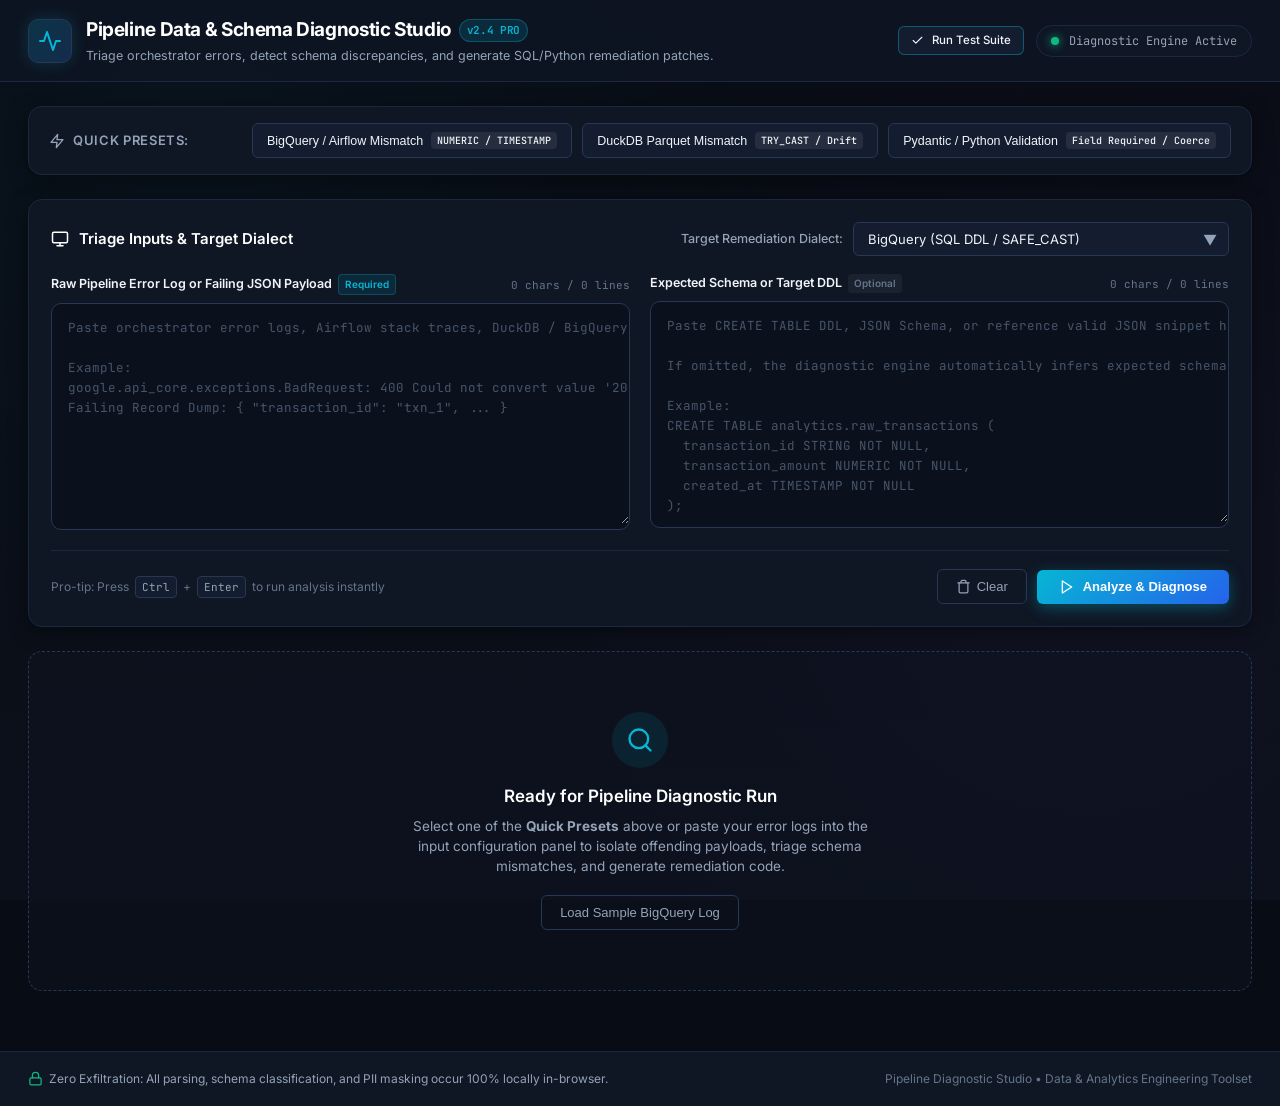
<file: index.html>
<!DOCTYPE html>
<html lang="en">
<head>
  <meta charset="UTF-8">
  <meta name="viewport" content="width=device-width, initial-scale=1.0">
  <title>Pipeline Data & Schema Diagnostic Studio</title>
  <meta name="description" content="Triage orchestrator errors, detect schema discrepancies, and generate SQL/Python remediation patches with automatic PII masking.">
  
  <!-- Fonts -->
  <link rel="preconnect" href="https://fonts.googleapis.com">
  <link rel="preconnect" href="https://fonts.gstatic.com" crossorigin>
  <link href="https://fonts.googleapis.com/css2?family=Inter:wght@400;500;600;700&family=JetBrains+Mono:wght@400;500;600;700&display=swap" rel="stylesheet">
  
  <link rel="stylesheet" href="styles.css">
</head>
<body>

  <!-- Application Header -->
  <header class="header-container">
    <div class="header-inner">
      <div class="brand-wrapper">
        <div class="brand-icon" aria-hidden="true">
          <svg width="24" height="24" viewBox="0 0 24 24" fill="none" stroke="currentColor" stroke-width="2" stroke-linecap="round" stroke-linejoin="round">
            <polyline points="22 12 18 12 15 21 9 3 6 12 2 12"></polyline>
          </svg>
        </div>
        <div class="title-group">
          <h1>
            Pipeline Data &amp; Schema Diagnostic Studio
            <span class="version-tag">v2.4 PRO</span>
          </h1>
          <p>Triage orchestrator errors, detect schema discrepancies, and generate SQL/Python remediation patches.</p>
        </div>
      </div>
      <div style="display: flex; align-items: center; gap: 12px;">
        <a href="test.html" class="preset-btn" style="padding: 5px 12px; font-size: 11.5px; text-decoration: none; border-color: rgba(6, 182, 212, 0.4);" title="Open automated unit & integration test runner">
          <svg width="13" height="13" viewBox="0 0 24 24" fill="none" stroke="currentColor" stroke-width="2" stroke-linecap="round" stroke-linejoin="round">
            <polyline points="20 6 9 17 4 12"></polyline>
          </svg>
          <span>Run Test Suite</span>
        </a>
        <div class="header-status">
          <span class="status-dot"></span>
          <span>Diagnostic Engine Active</span>
        </div>
      </div>
    </div>
  </header>

  <!-- Main Content Wrapper -->
  <main class="main-wrapper">

    <!-- 1. Quick Presets Section -->
    <section class="presets-section" aria-label="Quick Presets">
      <div class="presets-label">
        <svg width="16" height="16" viewBox="0 0 24 24" fill="none" stroke="currentColor" stroke-width="2" stroke-linecap="round" stroke-linejoin="round">
          <polygon points="13 2 3 14 12 14 11 22 21 10 12 10 13 2"></polygon>
        </svg>
        <span>Quick Presets:</span>
      </div>
      <div class="presets-buttons">
        <button type="button" class="preset-btn" id="preset-bigquery" title="Airflow task with BigQuery Timestamp & Numeric type conversion failure">
          <span>BigQuery / Airflow Mismatch</span>
          <span class="preset-badge">NUMERIC / TIMESTAMP</span>
        </button>
        <button type="button" class="preset-btn" id="preset-duckdb" title="DuckDB ConversionException and Parquet schema drift">
          <span>DuckDB Parquet Mismatch</span>
          <span class="preset-badge">TRY_CAST / Drift</span>
        </button>
        <button type="button" class="preset-btn" id="preset-pydantic" title="Pydantic v2 ValidationError with missing keys and type coercion">
          <span>Pydantic / Python Validation</span>
          <span class="preset-badge">Field Required / Coerce</span>
        </button>
      </div>
    </section>

    <!-- 2. Input Configuration Panel -->
    <section class="panel-card" aria-label="Diagnostic Configuration">
      <div class="panel-header">
        <div class="panel-title">
          <svg width="18" height="18" viewBox="0 0 24 24" fill="none" stroke="currentColor" stroke-width="2" stroke-linecap="round" stroke-linejoin="round">
            <rect x="2" y="3" width="20" height="14" rx="2" ry="2"></rect>
            <line x1="8" y1="21" x2="16" y2="21"></line>
            <line x1="12" y1="17" x2="12" y2="21"></line>
          </svg>
          <span>Triage Inputs &amp; Target Dialect</span>
        </div>

        <div class="dialect-selector-group">
          <label for="target-dialect" class="dialect-label">Target Remediation Dialect:</label>
          <div class="select-wrapper">
            <select id="target-dialect" class="custom-select">
              <option value="bigquery">BigQuery (SQL DDL / SAFE_CAST)</option>
              <option value="duckdb">DuckDB (TRY_CAST / Parquet Ingestion)</option>
              <option value="pydantic">Python / Pydantic (Field Validators / Dict Sanitization)</option>
            </select>
            <div class="select-caret">▼</div>
          </div>
        </div>
      </div>

      <!-- Dual Input Grid -->
      <div class="input-grid">
        <!-- Input 1: Raw Error Log or Payload (Required) -->
        <div class="input-column">
          <div class="input-label-row">
            <label for="raw-log-input" class="input-label">
              <span>Raw Pipeline Error Log or Failing JSON Payload</span>
              <span class="input-tag-req">Required</span>
            </label>
            <span class="char-counter" id="log-counter">0 chars / 0 lines</span>
          </div>
          <div class="textarea-container">
            <textarea
              id="raw-log-input"
              class="code-textarea"
              spellcheck="false"
              placeholder="Paste orchestrator error logs, Airflow stack traces, DuckDB / BigQuery exception dumps, or raw failing JSON payload here...&#10;&#10;Example:&#10;google.api_core.exceptions.BadRequest: 400 Could not convert value '2024-02-30T14:00:00Z' to TIMESTAMP for column 'created_at'&#10;Failing Record Dump: { &quot;transaction_id&quot;: &quot;txn_1&quot;, ... }"
            ></textarea>
          </div>
        </div>

        <!-- Input 2: Expected Schema or DDL (Optional) -->
        <div class="input-column">
          <div class="input-label-row">
            <label for="expected-schema-input" class="input-label">
              <span>Expected Schema or Target DDL</span>
              <span class="input-tag-opt">Optional</span>
            </label>
            <span class="char-counter" id="schema-counter">0 chars / 0 lines</span>
          </div>
          <div class="textarea-container">
            <textarea
              id="expected-schema-input"
              class="code-textarea"
              spellcheck="false"
              placeholder="Paste CREATE TABLE DDL, JSON Schema, or reference valid JSON snippet here...&#10;&#10;If omitted, the diagnostic engine automatically infers expected schema from log statements and column hints.&#10;&#10;Example:&#10;CREATE TABLE analytics.raw_transactions (&#10;  transaction_id STRING NOT NULL,&#10;  transaction_amount NUMERIC NOT NULL,&#10;  created_at TIMESTAMP NOT NULL&#10;);"
            ></textarea>
          </div>
        </div>
      </div>

      <!-- Action Buttons -->
      <div class="actions-row">
        <div class="shortcut-tip">
          <span>Pro-tip: Press</span>
          <kbd class="kbd">Ctrl</kbd> + <kbd class="kbd">Enter</kbd>
          <span>to run analysis instantly</span>
        </div>
        <div class="actions-buttons">
          <button type="button" class="btn-secondary" id="clear-btn">
            <svg width="15" height="15" viewBox="0 0 24 24" fill="none" stroke="currentColor" stroke-width="2" stroke-linecap="round" stroke-linejoin="round">
              <polyline points="3 6 5 6 21 6"></polyline>
              <path d="M19 6v14a2 2 0 0 1-2 2H7a2 2 0 0 1-2-2V6m3 0V4a2 2 0 0 1 2-2h4a2 2 0 0 1 2 2v2"></path>
            </svg>
            <span>Clear</span>
          </button>
          <button type="button" class="btn-primary" id="analyze-btn">
            <svg width="16" height="16" viewBox="0 0 24 24" fill="none" stroke="currentColor" stroke-width="2" stroke-linecap="round" stroke-linejoin="round">
              <polygon points="5 3 19 12 5 21 5 3"></polygon>
            </svg>
            <span>Analyze &amp; Diagnose</span>
          </button>
        </div>
      </div>
    </section>

    <!-- Empty State Guidance (Shown before analysis runs) -->
    <div class="empty-state" id="empty-state-card">
      <div class="empty-icon">
        <svg width="28" height="28" viewBox="0 0 24 24" fill="none" stroke="currentColor" stroke-width="2" stroke-linecap="round" stroke-linejoin="round">
          <circle cx="11" cy="11" r="8"></circle>
          <line x1="21" y1="21" x2="16.65" y2="16.65"></line>
        </svg>
      </div>
      <h3>Ready for Pipeline Diagnostic Run</h3>
      <p>Select one of the <strong>Quick Presets</strong> above or paste your error logs into the input configuration panel to isolate offending payloads, triage schema mismatches, and generate remediation code.</p>
      <button type="button" class="btn-secondary" id="load-sample-btn" style="margin: 0 auto;">
        Load Sample BigQuery Log
      </button>
    </div>

    <!-- 4. Output Presentation Section (Populated when analysis runs) -->
    <section class="results-wrapper" id="results-section" style="display: none;" aria-label="Diagnostic Results">

      <!-- Output Card 1: Root-Cause Triage Banner -->
      <article class="triage-banner" id="triage-banner-card">
        <div class="banner-top-row">
          <div class="status-badge-group">
            <span class="triage-badge badge-mismatch" id="triage-status-badge">
              <svg width="14" height="14" viewBox="0 0 24 24" fill="none" stroke="currentColor" stroke-width="2" stroke-linecap="round" stroke-linejoin="round">
                <circle cx="12" cy="12" r="10"></circle>
                <line x1="12" y1="8" x2="12" y2="12"></line>
                <line x1="12" y1="16" x2="12.01" y2="16"></line>
              </svg>
              <span id="badge-status-text">Schema Mismatch Detected</span>
            </span>
          </div>
          <div class="chips-container" id="metadata-chips-container">
            <!-- Chips dynamically generated -->
          </div>
        </div>

        <div class="banner-summary-text" id="root-cause-summary">
          <!-- Plain English root-cause explanation -->
        </div>

        <!-- Optional DevOps Remediation Box for Infra Failures -->
        <div class="infra-remediation-box" id="infra-remediation-container" style="display: none;">
          <div class="infra-remediation-title">
            <svg width="16" height="16" viewBox="0 0 24 24" fill="none" stroke="currentColor" stroke-width="2" stroke-linecap="round" stroke-linejoin="round">
              <rect x="2" y="2" width="20" height="8" rx="2" ry="2"></rect>
              <rect x="2" y="14" width="20" height="8" rx="2" ry="2"></rect>
              <line x1="6" y1="6" x2="6.01" y2="6"></line>
              <line x1="6" y1="18" x2="6.01" y2="18"></line>
            </svg>
            <span>Actionable Infrastructure Remediation Plan:</span>
          </div>
          <ol class="infra-steps-list" id="infra-steps-list">
            <!-- Step items -->
          </ol>
        </div>
      </article>

      <!-- Output Card 2: Schema Diff Table -->
      <article class="output-card" id="schema-diff-card">
        <div class="output-card-header">
          <div class="output-card-title">
            <svg width="18" height="18" viewBox="0 0 24 24" fill="none" stroke="currentColor" stroke-width="2" stroke-linecap="round" stroke-linejoin="round">
              <line x1="18" y1="20" x2="18" y2="10"></line>
              <line x1="12" y1="20" x2="12" y2="4"></line>
              <line x1="6" y1="20" x2="6" y2="14"></line>
            </svg>
            <span>Schema Discrepancy Breakdown</span>
            <span class="count-pill" id="diff-count-pill">0 Issues</span>
          </div>
          <span style="font-size: 11.5px; color: var(--text-dim); font-family: var(--font-mono);">
            PII Masking Active: [REDACTED_*]
          </span>
        </div>

        <div class="table-responsive">
          <table class="diff-table">
            <thead>
              <tr>
                <th>Field Path</th>
                <th>Expected Type</th>
                <th>Observed Value / Received Type</th>
                <th>Issue Category</th>
                <th>Action Needed</th>
              </tr>
            </thead>
            <tbody id="diff-table-body">
              <!-- Dynamically populated rows -->
            </tbody>
          </table>
        </div>
      </article>

      <!-- Dual Column Layout: Remediation Code + Sanitized Payload -->
      <div class="code-cards-grid">
        <!-- Output Card 3: Remediation Code Generator -->
        <article class="output-card">
          <div class="code-box-header">
            <div class="code-box-title">
              <svg width="16" height="16" viewBox="0 0 24 24" fill="none" stroke="currentColor" stroke-width="2" stroke-linecap="round" stroke-linejoin="round">
                <polyline points="16 18 22 12 16 6"></polyline>
                <polyline points="8 6 2 12 8 18"></polyline>
              </svg>
              <span>Remediation Code Patch</span>
              <span class="count-pill" id="remediation-dialect-pill">BigQuery SQL</span>
            </div>
            <button type="button" class="copy-btn" id="copy-code-btn">
              <svg width="13" height="13" viewBox="0 0 24 24" fill="none" stroke="currentColor" stroke-width="2" stroke-linecap="round" stroke-linejoin="round">
                <rect x="9" y="9" width="13" height="13" rx="2" ry="2"></rect>
                <path d="M5 15H4a2 2 0 0 1-2-2V4a2 2 0 0 1 2-2h9a2 2 0 0 1 2 2v1"></path>
              </svg>
              <span>Copy Code</span>
            </button>
          </div>
          <pre class="code-pre"><code id="remediation-code-block">-- Awaiting analysis...</code></pre>
        </article>

        <!-- Output Card 4: Sanitized Payload Exporter -->
        <article class="output-card">
          <div class="code-box-header">
            <div class="code-box-title">
              <svg width="16" height="16" viewBox="0 0 24 24" fill="none" stroke="currentColor" stroke-width="2" stroke-linecap="round" stroke-linejoin="round">
                <path d="M12 22s8-4 8-10V5l-8-3-8 3v7c0 6 8 10 8 10z"></path>
              </svg>
              <span>Sanitized Payload (Repaired &amp; Redacted)</span>
            </div>
            <div style="display: flex; gap: 8px;">
              <button type="button" class="copy-btn" id="download-json-btn">
                <svg width="13" height="13" viewBox="0 0 24 24" fill="none" stroke="currentColor" stroke-width="2" stroke-linecap="round" stroke-linejoin="round">
                  <path d="M21 15v4a2 2 0 0 1-2 2H5a2 2 0 0 1-2-2v-4"></path>
                  <polyline points="7 10 12 15 17 10"></polyline>
                  <line x1="12" y1="15" x2="12" y2="3"></line>
                </svg>
                <span>Download</span>
              </button>
              <button type="button" class="copy-btn" id="copy-json-btn">
                <svg width="13" height="13" viewBox="0 0 24 24" fill="none" stroke="currentColor" stroke-width="2" stroke-linecap="round" stroke-linejoin="round">
                  <rect x="9" y="9" width="13" height="13" rx="2" ry="2"></rect>
                  <path d="M5 15H4a2 2 0 0 1-2-2V4a2 2 0 0 1 2-2h9a2 2 0 0 1 2 2v1"></path>
                </svg>
                <span>Copy JSON</span>
              </button>
            </div>
          </div>
          <pre class="code-pre"><code id="sanitized-json-block">// Awaiting analysis...</code></pre>
        </article>
      </div>

    </section>

  </main>

  <!-- Toast Notifications Container -->
  <aside class="toast-container" id="toast-container" aria-live="polite"></aside>

  <!-- Footer -->
  <footer class="footer-container">
    <div class="footer-inner">
      <div class="footer-security-note">
        <svg width="15" height="15" viewBox="0 0 24 24" fill="none" stroke="currentColor" stroke-width="2" stroke-linecap="round" stroke-linejoin="round">
          <rect x="3" y="11" width="18" height="11" rx="2" ry="2"></rect>
          <path d="M7 11V7a5 5 0 0 1 10 0v4"></path>
        </svg>
        <span>Zero Exfiltration: All parsing, schema classification, and PII masking occur 100% locally in-browser.</span>
      </div>
      <div>Pipeline Diagnostic Studio &bull; Data &amp; Analytics Engineering Toolset</div>
    </div>
  </footer>

  <!-- Main JavaScript App -->
  <script type="module" src="app.js"></script>
</body>
</html>
</file>
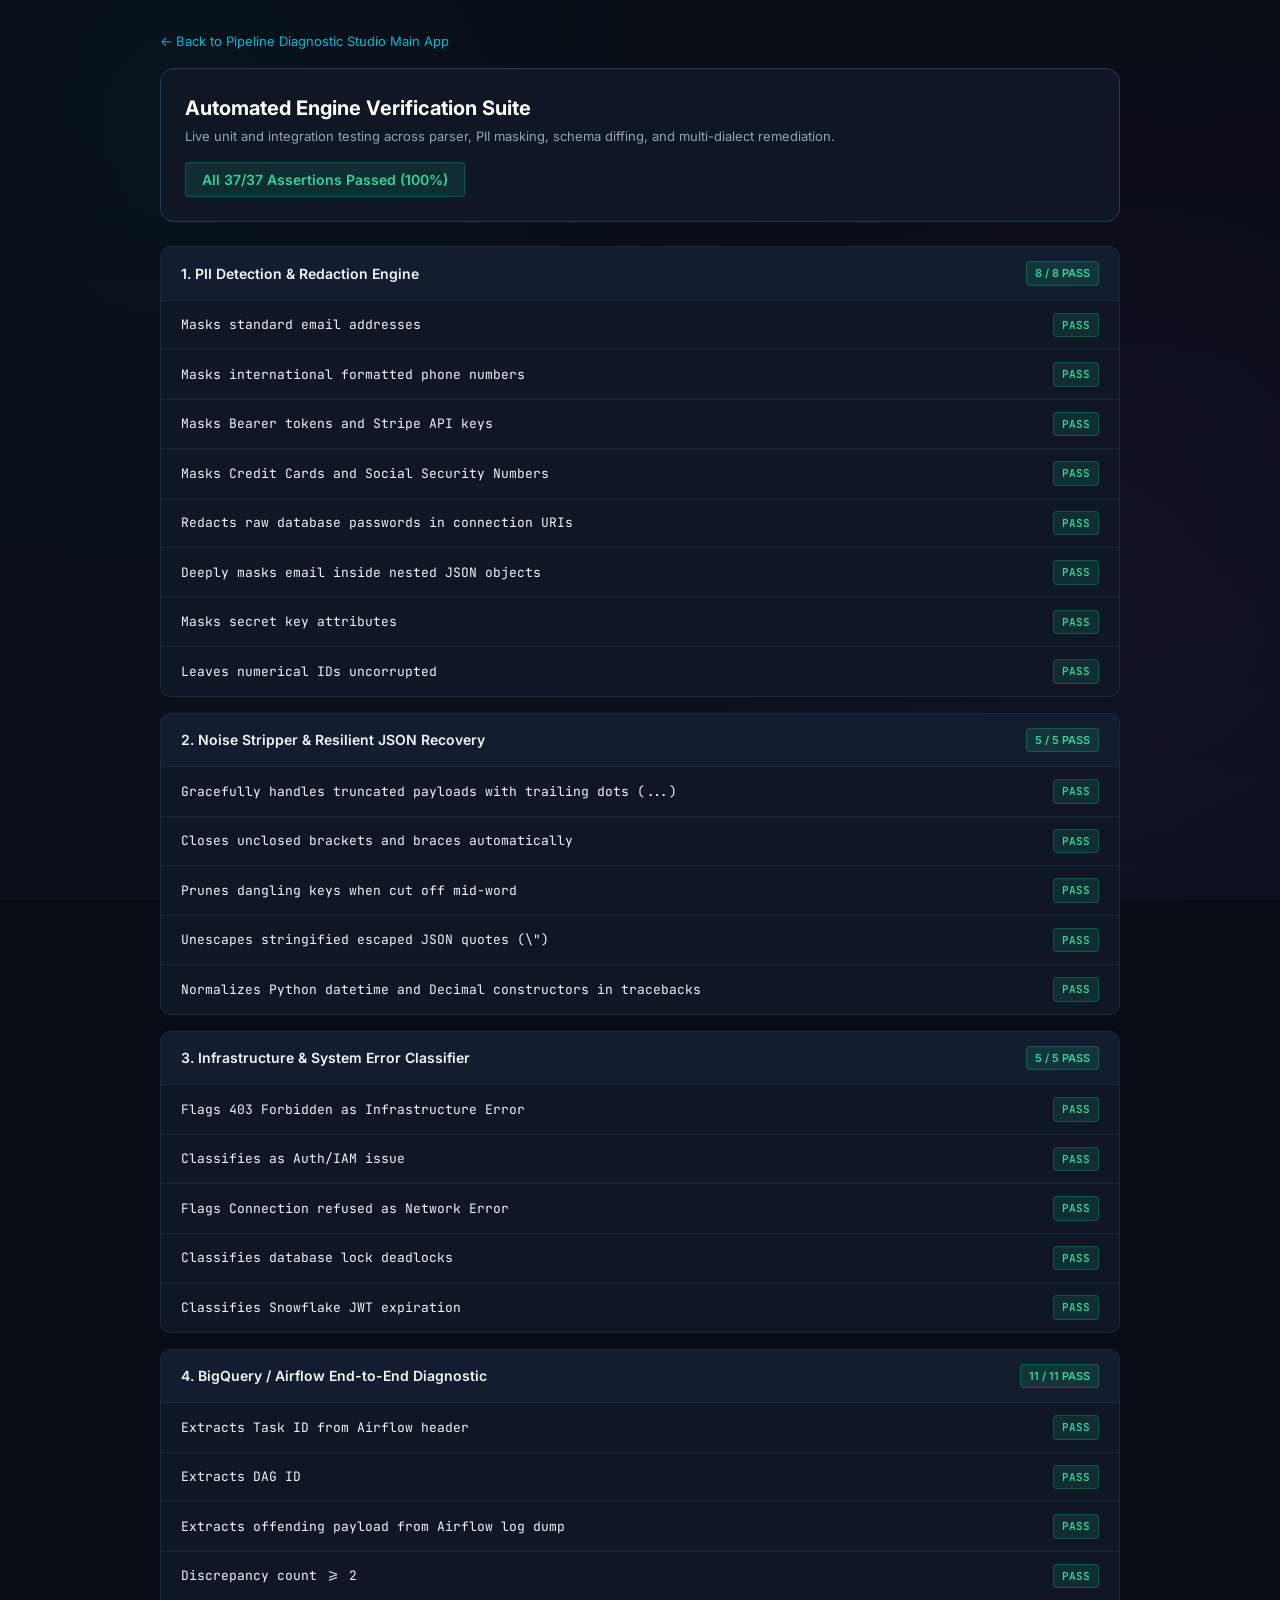
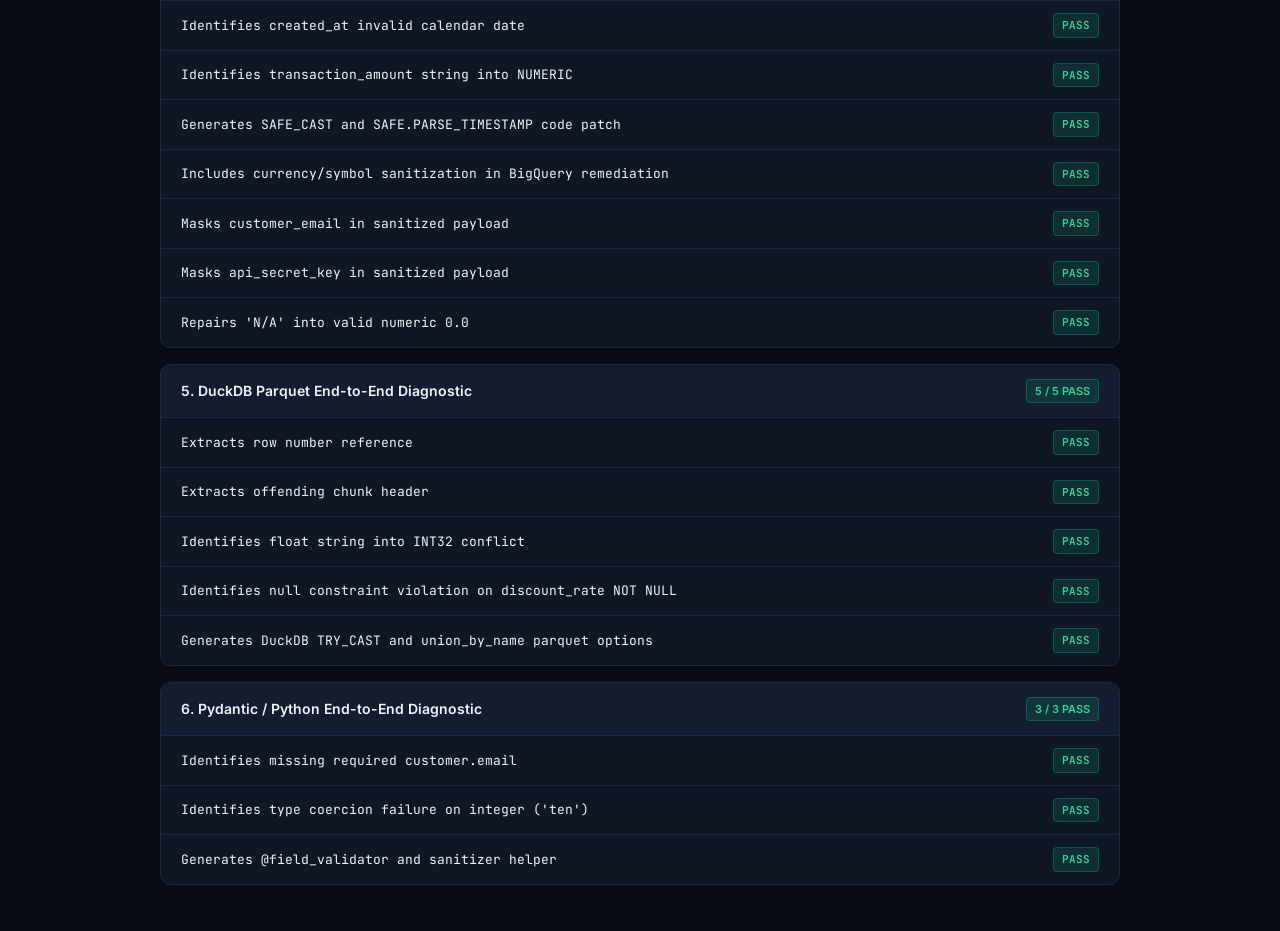
<file: test.html>
<!DOCTYPE html>
<html lang="en">
<head>
  <meta charset="UTF-8">
  <meta name="viewport" content="width=device-width, initial-scale=1.0">
  <title>Diagnostic Engine Verification Suite</title>
  <link rel="preconnect" href="https://fonts.googleapis.com">
  <link rel="preconnect" href="https://fonts.gstatic.com" crossorigin>
  <link href="https://fonts.googleapis.com/css2?family=Inter:wght@400;500;600;700&family=JetBrains+Mono:wght@400;500;600;700&display=swap" rel="stylesheet">
  <link rel="stylesheet" href="styles.css">
  <style>
    .test-container {
      max-width: 1000px;
      margin: 30px auto;
      padding: 0 20px;
    }
    .test-summary-card {
      background: var(--bg-surface);
      border: 1px solid var(--border-medium);
      border-radius: var(--radius-lg);
      padding: 24px;
      margin-bottom: 24px;
      display: flex;
      justify-content: space-between;
      align-items: center;
      flex-wrap: wrap;
      gap: 16px;
    }
    .test-suite-card {
      background: var(--bg-surface);
      border: 1px solid var(--border-subtle);
      border-radius: var(--radius-md);
      margin-bottom: 16px;
      overflow: hidden;
    }
    .test-suite-header {
      padding: 14px 20px;
      background: var(--bg-card);
      border-bottom: 1px solid var(--border-subtle);
      font-weight: 600;
      font-size: 14px;
      display: flex;
      justify-content: space-between;
      align-items: center;
    }
    .test-item {
      padding: 12px 20px;
      border-bottom: 1px solid var(--border-subtle);
      display: flex;
      align-items: center;
      justify-content: space-between;
      font-size: 13px;
      font-family: var(--font-mono);
    }
    .test-item:last-child {
      border-bottom: none;
    }
    .badge-pass {
      background: rgba(16, 185, 129, 0.15);
      color: #34d399;
      border: 1px solid rgba(16, 185, 129, 0.3);
      padding: 3px 8px;
      border-radius: 4px;
      font-size: 11px;
      font-weight: 600;
    }
    .badge-fail {
      background: rgba(244, 63, 94, 0.15);
      color: #fb7185;
      border: 1px solid rgba(244, 63, 94, 0.3);
      padding: 3px 8px;
      border-radius: 4px;
      font-size: 11px;
      font-weight: 600;
    }
    .back-nav-btn {
      color: var(--accent-cyan);
      text-decoration: none;
      display: inline-flex;
      align-items: center;
      gap: 6px;
      font-size: 13px;
      margin-bottom: 16px;
    }
    .back-nav-btn:hover {
      text-decoration: underline;
    }
  </style>
</head>
<body>
  <div class="test-container">
    <a href="index.html" class="back-nav-btn">
      &larr; Back to Pipeline Diagnostic Studio Main App
    </a>

    <div class="test-summary-card">
      <div>
        <h2 style="font-size: 20px; color: #fff; margin-bottom: 4px;">Automated Engine Verification Suite</h2>
        <p style="color: var(--text-muted); font-size: 13px;">Live unit and integration testing across parser, PII masking, schema diffing, and multi-dialect remediation.</p>
      </div>
      <div id="overall-status-pill" class="badge-pass" style="font-size: 14px; padding: 6px 16px;">
        Running Verification...
      </div>
    </div>

    <div id="test-results-container"></div>
  </div>

  <script type="module">
    import { PRESETS } from "./engine/presets.js";
    import { 
      detectInfraError, 
      extractLogMetadata, 
      extractOffendingPayload, 
      resilientParseJson 
    } from "./engine/parser.js";
    import { analyzeSchemaDiscrepancies } from "./engine/schemaAnalyzer.js";
    import { 
      generateRemediationCode, 
      repairAndSanitizePayload 
    } from "./engine/remediation.js";
    import { maskStringPII, maskObjectPII } from "./engine/piiMasker.js";

    const container = document.getElementById("test-results-container");
    const overallPill = document.getElementById("overall-status-pill");

    let totalAssertions = 0;
    let passedAssertions = 0;

    const suites = [];

    function addSuite(name) {
      const suite = { name, tests: [] };
      suites.push(suite);
      return {
        assert(condition, desc) {
          totalAssertions++;
          if (condition) passedAssertions++;
          suite.tests.push({ pass: !!condition, desc });
        }
      };
    }

    // Suite 1: PII Masker
    {
      const s = addSuite("1. PII Detection & Redaction Engine");
      const emailRes = maskStringPII("dev.alert@corp.domain.com");
      s.assert(emailRes === "[REDACTED_EMAIL]", "Masks standard email addresses");

      const phoneRes = maskStringPII("+1 (555) 019-2834");
      s.assert(phoneRes.includes("[REDACTED_PHONE]"), "Masks international formatted phone numbers");

      const secretRes = maskStringPII("Bearer sup_sec_4981729019248572019a8f and sk_live_994827103948572019482");
      s.assert(secretRes.includes("Bearer [REDACTED_SECRET]") && secretRes.includes("[REDACTED_SECRET]"), "Masks Bearer tokens and Stripe API keys");

      const cardRes = maskStringPII("Card 4532-1234-5678-9010 and SSN 123-45-6789 in request.");
      s.assert(cardRes.includes("[REDACTED_CARD]") && cardRes.includes("[REDACTED_SSN]"), "Masks Credit Cards and Social Security Numbers");

      const uriRes = maskStringPII("postgresql://db_user:password123@prod-cluster:5432/main");
      s.assert(uriRes.includes("db_user:[REDACTED_SECRET]@prod-cluster") && !uriRes.includes("password123"), "Redacts raw database passwords in connection URIs");

      const deepObj = maskObjectPII({
        user: { email: "alice@company.com" },
        api_secret_key: "super_secret_token_12345",
        id: 42
      });
      s.assert(deepObj.user.email === "[REDACTED_EMAIL]", "Deeply masks email inside nested JSON objects");
      s.assert(deepObj.api_secret_key === "[REDACTED_SECRET]", "Masks secret key attributes");
      s.assert(deepObj.id === 42, "Leaves numerical IDs uncorrupted");
    }

    // Suite 2: Noise Stripping & JSON Recovery
    {
      const s = addSuite("2. Noise Stripper & Resilient JSON Recovery");
      const truncated = `Failing payload: { "order_id": 9942, "items": [{"sku": "A1", "price": 4.5}, ...`;
      const { payload } = extractOffendingPayload(truncated);
      s.assert(payload !== null && payload.order_id === 9942, "Gracefully handles truncated payloads with trailing dots (...)");
      s.assert(Array.isArray(payload.items) && payload.items[0].sku === "A1", "Closes unclosed brackets and braces automatically");

      const midKey = `{"id": 404, "status": "active", "unfinis`;
      const parsedMidKey = resilientParseJson(midKey);
      s.assert(parsedMidKey !== null && parsedMidKey.id === 404 && parsedMidKey.status === "active", "Prunes dangling keys when cut off mid-word");

      const escaped = `"{\\"status\\": \\"failed\\", \\"code\\": 400}"`;
      const parsed = resilientParseJson(escaped);
      s.assert(parsed !== null && parsed.status === "failed", "Unescapes stringified escaped JSON quotes (\\\")");

      const pyTrace = `{'order_id': 8812, 'created': datetime.datetime(2024, 10, 10, 8, 30), 'price': Decimal('19.99'), 'active': True}`;
      const parsedPy = resilientParseJson(pyTrace);
      s.assert(parsedPy !== null && parsedPy.order_id === 8812 && parsedPy.price === 19.99 && parsedPy.active === true, "Normalizes Python datetime and Decimal constructors in tracebacks");
    }

    // Suite 3: Infrastructure / Non-Schema Errors
    {
      const s = addSuite("3. Infrastructure & System Error Classifier");
      const log403 = "google.api_core.exceptions.Forbidden: 403 Caller does not have storage.objects.get permission";
      const infra = detectInfraError(log403);
      s.assert(infra !== null && infra.isInfraError === true, "Flags 403 Forbidden as Infrastructure Error");
      s.assert(infra.category.includes("Authentication"), "Classifies as Auth/IAM issue");

      const logConn = "psycopg2.OperationalError: could not connect to server: Connection refused (10061)";
      const conn = detectInfraError(logConn);
      s.assert(conn !== null && conn.isInfraError === true, "Flags Connection refused as Network Error");

      const logDeadlock = "ERROR: deadlock detected - Process 8412 waits for ShareLock";
      const deadlock = detectInfraError(logDeadlock);
      s.assert(deadlock !== null && deadlock.category.includes("Deadlock"), "Classifies database lock deadlocks");

      const logSnowflake = "snowflake.connector.errors.DatabaseError: 390144 (08001): JWT token is invalid or expired";
      const sf = detectInfraError(logSnowflake);
      s.assert(sf !== null && sf.category.includes("Authentication"), "Classifies Snowflake JWT expiration");
    }

    // Suite 4: Preset 1 - BigQuery Airflow
    {
      const s = addSuite("4. BigQuery / Airflow End-to-End Diagnostic");
      const p = PRESETS.bigquery_airflow;
      const meta = extractLogMetadata(p.log);
      s.assert(meta.taskId === "ingest_stripe_transactions", "Extracts Task ID from Airflow header");
      s.assert(meta.dagId === "finance_daily_reconciliation", "Extracts DAG ID");

      const { payload } = extractOffendingPayload(p.log);
      s.assert(payload !== null && payload.transaction_id === "txn_982348234", "Extracts offending payload from Airflow log dump");

      const discrepancies = analyzeSchemaDiscrepancies(payload, p.schema, p.log);
      s.assert(discrepancies.length >= 2, "Discrepancy count >= 2");
      s.assert(discrepancies.some(d => d.fieldPath === "created_at" && d.issueCategory === "Type Mismatch"), "Identifies created_at invalid calendar date");
      s.assert(discrepancies.some(d => d.fieldPath === "transaction_amount" && d.issueCategory === "Type Mismatch"), "Identifies transaction_amount string into NUMERIC");

      const code = generateRemediationCode("bigquery", discrepancies, meta, payload);
      s.assert(code.includes("SAFE.PARSE_TIMESTAMP") && code.includes("SAFE_CAST"), "Generates SAFE_CAST and SAFE.PARSE_TIMESTAMP code patch");
      s.assert(code.includes("REGEXP_REPLACE"), "Includes currency/symbol sanitization in BigQuery remediation");

      const sanitized = repairAndSanitizePayload(payload, discrepancies);
      s.assert(sanitized.customer_email === "[REDACTED_EMAIL]", "Masks customer_email in sanitized payload");
      s.assert(sanitized.api_secret_key === "[REDACTED_SECRET]", "Masks api_secret_key in sanitized payload");
      s.assert(sanitized.transaction_amount === 0.0, "Repairs 'N/A' into valid numeric 0.0");
    }

    // Suite 5: Preset 2 - DuckDB Parquet
    {
      const s = addSuite("5. DuckDB Parquet End-to-End Diagnostic");
      const p = PRESETS.duckdb_parquet;
      const meta = extractLogMetadata(p.log);
      s.assert(meta.lineInfo === "Row 429", "Extracts row number reference");

      const { payload } = extractOffendingPayload(p.log);
      s.assert(payload !== null && payload[0].sku === "SKU-MONITOR-4K", "Extracts offending chunk header");

      const discrepancies = analyzeSchemaDiscrepancies(payload, p.schema, p.log);
      s.assert(discrepancies.some(d => d.fieldPath === "item_count" && d.issueCategory === "Type Mismatch"), "Identifies float string into INT32 conflict");
      s.assert(discrepancies.some(d => d.fieldPath === "discount_rate" && d.issueCategory === "Null Constraint Violation"), "Identifies null constraint violation on discount_rate NOT NULL");

      const code = generateRemediationCode("duckdb", discrepancies, meta, payload);
      s.assert(code.includes("TRY_CAST") && code.includes("union_by_name = true"), "Generates DuckDB TRY_CAST and union_by_name parquet options");
    }

    // Suite 6: Preset 3 - Pydantic Python
    {
      const s = addSuite("6. Pydantic / Python End-to-End Diagnostic");
      const p = PRESETS.pydantic_python;
      const { payload } = extractOffendingPayload(p.log);
      const meta = extractLogMetadata(p.log);
      const discrepancies = analyzeSchemaDiscrepancies(payload, p.schema, p.log);

      s.assert(discrepancies.some(d => d.fieldPath === "customer.email" && d.issueCategory === "Missing Required Field"), "Identifies missing required customer.email");
      s.assert(discrepancies.some(d => d.fieldPath.includes("quantity") && d.issueCategory === "Type Mismatch"), "Identifies type coercion failure on integer ('ten')");

      const code = generateRemediationCode("pydantic", discrepancies, meta, payload);
      s.assert(code.includes("@field_validator") && code.includes("sanitize_incoming_payload"), "Generates @field_validator and sanitizer helper");
    }

    // Render Results
    container.innerHTML = suites.map(suite => `
      <div class="test-suite-card">
        <div class="test-suite-header">
          <span>${suite.name}</span>
          <span class="badge-pass">${suite.tests.filter(t => t.pass).length} / ${suite.tests.length} PASS</span>
        </div>
        ${suite.tests.map(t => `
          <div class="test-item">
            <span>${t.desc}</span>
            <span class="${t.pass ? 'badge-pass' : 'badge-fail'}">${t.pass ? 'PASS' : 'FAIL'}</span>
          </div>
        `).join("")}
      </div>
    `).join("");

    if (passedAssertions === totalAssertions) {
      overallPill.className = "badge-pass";
      overallPill.textContent = `All ${passedAssertions}/${totalAssertions} Assertions Passed (100%)`;
    } else {
      overallPill.className = "badge-fail";
      overallPill.textContent = `${passedAssertions}/${totalAssertions} Passed`;
    }
  </script>
</body>
</html>
</file>
<file: styles.css>
/* styles.css - Pipeline Data & Schema Diagnostic Studio
   Dark Data-Engineering Theme (Obsidian & Deep Slate with Neon Accents) */

:root {
  --bg-base: #080c14;
  --bg-surface: #0f1624;
  --bg-card: #141d30;
  --bg-card-hover: #19243b;
  --bg-input: #0b111c;
  --bg-code: #070a10;
  
  --border-subtle: #1c2840;
  --border-medium: #273756;
  --border-glow: #38bdf840;

  --text-main: #f1f5f9;
  --text-muted: #94a3b8;
  --text-dim: #64748b;

  --accent-cyan: #06b6d4;
  --accent-cyan-glow: rgba(6, 182, 212, 0.25);
  --accent-blue: #3b82f6;
  --accent-emerald: #10b981;
  --accent-emerald-glow: rgba(16, 185, 129, 0.2);
  --accent-amber: #f59e0b;
  --accent-amber-glow: rgba(245, 158, 11, 0.2);
  --accent-rose: #f43f5e;
  --accent-rose-glow: rgba(244, 63, 94, 0.25);
  --accent-purple: #a855f7;
  --accent-purple-glow: rgba(168, 85, 247, 0.2);

  --font-sans: 'Inter', -apple-system, BlinkMacSystemFont, 'Segoe UI', Roboto, sans-serif;
  --font-mono: 'JetBrains Mono', 'Fira Code', 'Courier New', monospace;

  --radius-sm: 6px;
  --radius-md: 10px;
  --radius-lg: 14px;
  --shadow-card: 0 4px 20px -2px rgba(0, 0, 0, 0.5);
  --shadow-glow: 0 0 25px rgba(6, 182, 212, 0.15);
}

*, *::before, *::after {
  box-sizing: border-box;
  margin: 0;
  padding: 0;
}

body {
  background-color: var(--bg-base);
  color: var(--text-main);
  font-family: var(--font-sans);
  font-size: 14px;
  line-height: 1.5;
  min-height: 100vh;
  display: flex;
  flex-direction: column;
  overflow-x: hidden;
  background-image: 
    radial-gradient(circle at 15% 10%, rgba(6, 182, 212, 0.04) 0%, transparent 45%),
    radial-gradient(circle at 85% 60%, rgba(168, 85, 247, 0.04) 0%, transparent 50%),
    linear-gradient(to bottom, #080c14, #0b101a);
  background-attachment: fixed;
}

/* Header & Nav */
.header-container {
  border-bottom: 1px solid var(--border-subtle);
  background: rgba(15, 22, 36, 0.85);
  backdrop-filter: blur(12px);
  position: sticky;
  top: 0;
  z-index: 50;
  padding: 16px 28px;
}

.header-inner {
  max-width: 1440px;
  margin: 0 auto;
  display: flex;
  justify-content: space-between;
  align-items: center;
  flex-wrap: wrap;
  gap: 16px;
}

.brand-wrapper {
  display: flex;
  align-items: center;
  gap: 14px;
}

.brand-icon {
  width: 44px;
  height: 44px;
  border-radius: var(--radius-md);
  background: linear-gradient(135deg, rgba(6, 182, 212, 0.2), rgba(59, 130, 246, 0.2));
  border: 1px solid var(--border-medium);
  display: flex;
  align-items: center;
  justify-content: center;
  color: var(--accent-cyan);
  box-shadow: 0 0 15px rgba(6, 182, 212, 0.2);
}

.title-group h1 {
  font-size: 19px;
  font-weight: 700;
  letter-spacing: -0.02em;
  color: #ffffff;
  display: flex;
  align-items: center;
  gap: 8px;
}

.version-tag {
  font-size: 11px;
  font-family: var(--font-mono);
  font-weight: 600;
  background: rgba(6, 182, 212, 0.15);
  color: var(--accent-cyan);
  border: 1px solid rgba(6, 182, 212, 0.3);
  padding: 2px 7px;
  border-radius: 999px;
}

.title-group p {
  font-size: 12.5px;
  color: var(--text-muted);
  margin-top: 2px;
}

/* Header Live Status Pill */
.header-status {
  display: flex;
  align-items: center;
  gap: 10px;
  font-size: 12px;
  font-family: var(--font-mono);
  color: var(--text-muted);
  background: var(--bg-surface);
  padding: 6px 14px;
  border-radius: 999px;
  border: 1px solid var(--border-subtle);
}

.status-dot {
  width: 8px;
  height: 8px;
  border-radius: 50%;
  background-color: var(--accent-emerald);
  box-shadow: 0 0 10px var(--accent-emerald);
  animation: pulse-dot 2s infinite ease-in-out;
}

@keyframes pulse-dot {
  0%, 100% { opacity: 1; transform: scale(1); }
  50% { opacity: 0.4; transform: scale(0.85); }
}

/* Main Container */
.main-wrapper {
  max-width: 1440px;
  margin: 0 auto;
  padding: 24px 28px 60px;
  width: 100%;
  display: flex;
  flex-direction: column;
  gap: 24px;
  flex: 1;
}

/* Quick Presets Bar */
.presets-section {
  background: var(--bg-surface);
  border: 1px solid var(--border-subtle);
  border-radius: var(--radius-lg);
  padding: 16px 20px;
  display: flex;
  align-items: center;
  justify-content: space-between;
  flex-wrap: wrap;
  gap: 16px;
  box-shadow: var(--shadow-card);
}

.presets-label {
  display: flex;
  align-items: center;
  gap: 8px;
  font-weight: 600;
  font-size: 13px;
  color: var(--text-muted);
  text-transform: uppercase;
  letter-spacing: 0.05em;
}

.presets-buttons {
  display: flex;
  flex-wrap: wrap;
  gap: 10px;
}

.preset-btn {
  background: var(--bg-card);
  border: 1px solid var(--border-medium);
  color: var(--text-main);
  padding: 8px 14px;
  border-radius: var(--radius-sm);
  font-size: 12.5px;
  font-weight: 500;
  cursor: pointer;
  display: flex;
  align-items: center;
  gap: 8px;
  transition: all 0.2s ease;
}

.preset-btn:hover {
  background: var(--bg-card-hover);
  border-color: var(--accent-cyan);
  color: #fff;
  transform: translateY(-1px);
  box-shadow: 0 4px 12px rgba(6, 182, 212, 0.15);
}

.preset-btn:active {
  transform: translateY(0);
}

.preset-badge {
  font-size: 10px;
  font-family: var(--font-mono);
  padding: 2px 6px;
  border-radius: 4px;
  background: rgba(255, 255, 255, 0.07);
}

/* Input Configuration Panel */
.panel-card {
  background: var(--bg-surface);
  border: 1px solid var(--border-subtle);
  border-radius: var(--radius-lg);
  padding: 22px;
  box-shadow: var(--shadow-card);
}

.panel-header {
  display: flex;
  align-items: center;
  justify-content: space-between;
  margin-bottom: 18px;
  flex-wrap: wrap;
  gap: 12px;
}

.panel-title {
  display: flex;
  align-items: center;
  gap: 10px;
  font-size: 15px;
  font-weight: 600;
  color: #fff;
}

.dialect-selector-group {
  display: flex;
  align-items: center;
  gap: 10px;
}

.dialect-label {
  font-size: 12.5px;
  color: var(--text-muted);
  font-weight: 500;
}

.select-wrapper {
  position: relative;
}

.custom-select {
  appearance: none;
  background: var(--bg-card);
  border: 1px solid var(--border-medium);
  color: var(--text-main);
  font-size: 13px;
  font-family: var(--font-sans);
  padding: 8px 34px 8px 14px;
  border-radius: var(--radius-sm);
  cursor: pointer;
  transition: border-color 0.2s ease;
  min-width: 250px;
}

.custom-select:focus {
  outline: none;
  border-color: var(--accent-cyan);
  box-shadow: 0 0 0 2px var(--accent-cyan-glow);
}

.select-caret {
  position: absolute;
  right: 12px;
  top: 50%;
  transform: translateY(-50%);
  pointer-events: none;
  color: var(--text-muted);
}

/* Dual Input Grid */
.input-grid {
  display: grid;
  grid-template-columns: 1fr 1fr;
  gap: 20px;
  margin-bottom: 20px;
}

@media (max-width: 960px) {
  .input-grid {
    grid-template-columns: 1fr;
  }
}

.input-column {
  display: flex;
  flex-direction: column;
  gap: 8px;
}

.input-label-row {
  display: flex;
  justify-content: space-between;
  align-items: center;
  font-size: 12.5px;
}

.input-label {
  font-weight: 600;
  color: var(--text-main);
  display: flex;
  align-items: center;
  gap: 6px;
}

.input-tag-req {
  font-size: 10px;
  color: var(--accent-cyan);
  background: rgba(6, 182, 212, 0.12);
  padding: 2px 6px;
  border-radius: 4px;
  border: 1px solid rgba(6, 182, 212, 0.25);
}

.input-tag-opt {
  font-size: 10px;
  color: var(--text-dim);
  background: rgba(255, 255, 255, 0.05);
  padding: 2px 6px;
  border-radius: 4px;
}

.char-counter {
  font-family: var(--font-mono);
  font-size: 11px;
  color: var(--text-dim);
}

.textarea-container {
  position: relative;
  border: 1px solid var(--border-medium);
  border-radius: var(--radius-md);
  background: var(--bg-input);
  transition: all 0.2s ease;
}

.textarea-container:focus-within {
  border-color: var(--accent-cyan);
  box-shadow: 0 0 0 2px var(--accent-cyan-glow);
}

.code-textarea {
  width: 100%;
  min-height: 220px;
  background: transparent;
  border: none;
  color: #e2e8f0;
  font-family: var(--font-mono);
  font-size: 12.5px;
  line-height: 1.6;
  padding: 14px 16px;
  resize: vertical;
  tab-size: 2;
  white-space: pre;
}

.code-textarea:focus {
  outline: none;
}

.code-textarea::placeholder {
  color: #475569;
}

/* Action Controls */
.actions-row {
  display: flex;
  align-items: center;
  justify-content: space-between;
  flex-wrap: wrap;
  gap: 14px;
  border-top: 1px solid var(--border-subtle);
  padding-top: 18px;
}

.shortcut-tip {
  display: flex;
  align-items: center;
  gap: 6px;
  font-size: 12px;
  color: var(--text-dim);
}

.kbd {
  background: var(--bg-card);
  border: 1px solid var(--border-medium);
  border-radius: 4px;
  padding: 2px 6px;
  font-family: var(--font-mono);
  font-size: 11px;
  color: var(--text-muted);
}

.actions-buttons {
  display: flex;
  align-items: center;
  gap: 10px;
}

.btn-secondary {
  background: transparent;
  border: 1px solid var(--border-medium);
  color: var(--text-muted);
  padding: 9px 18px;
  border-radius: var(--radius-sm);
  font-size: 13px;
  font-weight: 500;
  cursor: pointer;
  transition: all 0.2s ease;
  display: flex;
  align-items: center;
  gap: 6px;
}

.btn-secondary:hover {
  background: var(--bg-card);
  color: var(--text-main);
  border-color: var(--text-dim);
}

.btn-primary {
  background: linear-gradient(135deg, #06b6d4, #2563eb);
  border: none;
  color: #ffffff;
  padding: 9px 22px;
  border-radius: var(--radius-sm);
  font-size: 13px;
  font-weight: 600;
  cursor: pointer;
  display: flex;
  align-items: center;
  gap: 8px;
  box-shadow: 0 4px 15px rgba(6, 182, 212, 0.35);
  transition: all 0.2s ease;
}

.btn-primary:hover {
  filter: brightness(1.1);
  transform: translateY(-1px);
  box-shadow: 0 6px 20px rgba(6, 182, 212, 0.45);
}

.btn-primary:active {
  transform: translateY(0);
}

/* Outputs Area */
.results-wrapper {
  display: flex;
  flex-direction: column;
  gap: 22px;
}

/* Card 1: Root-Cause Triage Banner */
.triage-banner {
  background: var(--bg-surface);
  border: 1px solid var(--border-medium);
  border-left: 4px solid var(--accent-rose);
  border-radius: var(--radius-lg);
  padding: 20px 24px;
  box-shadow: var(--shadow-card);
  display: flex;
  flex-direction: column;
  gap: 14px;
  transition: all 0.3s ease;
}

.triage-banner.severity-infra {
  border-left-color: var(--accent-amber);
}

.triage-banner.severity-ok {
  border-left-color: var(--accent-emerald);
}

.banner-top-row {
  display: flex;
  align-items: center;
  justify-content: space-between;
  flex-wrap: wrap;
  gap: 12px;
}

.status-badge-group {
  display: flex;
  align-items: center;
  gap: 10px;
}

.triage-badge {
  font-family: var(--font-mono);
  font-size: 12px;
  font-weight: 700;
  padding: 4px 12px;
  border-radius: 999px;
  text-transform: uppercase;
  letter-spacing: 0.05em;
  display: inline-flex;
  align-items: center;
  gap: 6px;
}

.badge-mismatch {
  background: var(--accent-rose-glow);
  color: #ff6b81;
  border: 1px solid rgba(244, 63, 94, 0.4);
}

.badge-infra {
  background: var(--accent-amber-glow);
  color: #fbbf24;
  border: 1px solid rgba(245, 158, 11, 0.4);
}

.badge-validation {
  background: var(--accent-purple-glow);
  color: #c084fc;
  border: 1px solid rgba(168, 85, 247, 0.4);
}

.badge-healthy {
  background: var(--accent-emerald-glow);
  color: #34d399;
  border: 1px solid rgba(16, 185, 129, 0.4);
}

.banner-summary-text {
  font-size: 15px;
  font-weight: 500;
  color: #f8fafc;
  line-height: 1.5;
}

/* Metadata Chips */
.chips-container {
  display: flex;
  flex-wrap: wrap;
  gap: 8px;
  padding-top: 4px;
}

.meta-chip {
  background: var(--bg-card);
  border: 1px solid var(--border-subtle);
  border-radius: 6px;
  padding: 4px 10px;
  font-size: 11.5px;
  font-family: var(--font-mono);
  color: var(--text-muted);
  display: flex;
  align-items: center;
  gap: 6px;
}

.meta-chip strong {
  color: var(--accent-cyan);
}

/* Infra Checklist Box */
.infra-remediation-box {
  background: rgba(245, 158, 11, 0.06);
  border: 1px dashed rgba(245, 158, 11, 0.3);
  border-radius: var(--radius-md);
  padding: 14px 18px;
  margin-top: 6px;
}

.infra-remediation-title {
  color: #fbbf24;
  font-weight: 600;
  font-size: 13px;
  margin-bottom: 8px;
  display: flex;
  align-items: center;
  gap: 6px;
}

.infra-steps-list {
  padding-left: 20px;
  color: #cbd5e1;
  font-size: 12.5px;
  line-height: 1.7;
}

/* Card 2: Schema Diff Table Card */
.output-card {
  background: var(--bg-surface);
  border: 1px solid var(--border-subtle);
  border-radius: var(--radius-lg);
  box-shadow: var(--shadow-card);
  overflow: hidden;
}

.output-card-header {
  padding: 16px 22px;
  border-bottom: 1px solid var(--border-subtle);
  display: flex;
  align-items: center;
  justify-content: space-between;
  background: rgba(255, 255, 255, 0.015);
  flex-wrap: wrap;
  gap: 12px;
}

.output-card-title {
  font-size: 14.5px;
  font-weight: 600;
  color: #ffffff;
  display: flex;
  align-items: center;
  gap: 8px;
}

.count-pill {
  font-size: 11px;
  font-family: var(--font-mono);
  background: rgba(6, 182, 212, 0.15);
  color: var(--accent-cyan);
  padding: 2px 8px;
  border-radius: 999px;
  border: 1px solid rgba(6, 182, 212, 0.25);
}

.table-responsive {
  width: 100%;
  overflow-x: auto;
}

.diff-table {
  width: 100%;
  border-collapse: collapse;
  font-size: 12.5px;
  text-align: left;
}

.diff-table th {
  background: var(--bg-card);
  color: var(--text-muted);
  font-weight: 600;
  text-transform: uppercase;
  font-size: 11px;
  letter-spacing: 0.05em;
  padding: 12px 18px;
  border-bottom: 1px solid var(--border-medium);
  white-space: nowrap;
}

.diff-table td {
  padding: 14px 18px;
  border-bottom: 1px solid var(--border-subtle);
  vertical-align: middle;
}

.diff-table tr:hover td {
  background: rgba(255, 255, 255, 0.02);
}

.field-path-cell {
  font-family: var(--font-mono);
  font-weight: 600;
  color: #f1f5f9;
  display: flex;
  align-items: center;
  gap: 6px;
}

.field-bullet {
  color: var(--accent-cyan);
}

.type-pill {
  font-family: var(--font-mono);
  font-size: 11.5px;
  color: #93c5fd;
  background: rgba(59, 130, 246, 0.1);
  padding: 2px 7px;
  border-radius: 4px;
  display: inline-block;
}

.observed-cell {
  font-family: var(--font-mono);
  font-size: 12px;
  color: #e2e8f0;
  max-width: 240px;
  word-break: break-all;
}

.observed-type-tag {
  display: block;
  font-size: 10.5px;
  color: var(--text-dim);
  margin-top: 3px;
}

/* Category Badges */
.category-badge {
  font-family: var(--font-mono);
  font-size: 11px;
  font-weight: 600;
  padding: 3px 9px;
  border-radius: 4px;
  white-space: nowrap;
  display: inline-flex;
  align-items: center;
  gap: 5px;
}

.cat-type-mismatch {
  background: rgba(244, 63, 94, 0.15);
  color: #ff6b81;
  border: 1px solid rgba(244, 63, 94, 0.3);
}

.cat-missing-field {
  background: rgba(245, 158, 11, 0.15);
  color: #f59e0b;
  border: 1px solid rgba(245, 158, 11, 0.3);
}

.cat-extra-key {
  background: rgba(59, 130, 246, 0.15);
  color: #60a5fa;
  border: 1px solid rgba(59, 130, 246, 0.3);
}

.cat-null-constraint {
  background: rgba(168, 85, 247, 0.15);
  color: #c084fc;
  border: 1px solid rgba(168, 85, 247, 0.3);
}

.action-needed-cell {
  color: #cbd5e1;
  font-size: 12px;
  max-width: 260px;
}

/* Dual Column Layout for Code & JSON Exporter */
.code-cards-grid {
  display: grid;
  grid-template-columns: 1fr 1fr;
  gap: 22px;
}

@media (max-width: 1080px) {
  .code-cards-grid {
    grid-template-columns: 1fr;
  }
}

/* Code Viewer & Toolbars */
.code-box-header {
  display: flex;
  align-items: center;
  justify-content: space-between;
  padding: 12px 18px;
  background: var(--bg-card);
  border-bottom: 1px solid var(--border-subtle);
  font-size: 12px;
  color: var(--text-muted);
}

.code-box-title {
  display: flex;
  align-items: center;
  gap: 8px;
  font-weight: 600;
  color: #ffffff;
}

.copy-btn {
  background: rgba(255, 255, 255, 0.06);
  border: 1px solid var(--border-medium);
  color: #e2e8f0;
  padding: 5px 12px;
  border-radius: var(--radius-sm);
  font-size: 11.5px;
  font-family: var(--font-sans);
  font-weight: 500;
  cursor: pointer;
  display: flex;
  align-items: center;
  gap: 6px;
  transition: all 0.2s ease;
}

.copy-btn:hover {
  background: rgba(6, 182, 212, 0.15);
  border-color: var(--accent-cyan);
  color: #ffffff;
}

.copy-btn.copied {
  background: rgba(16, 185, 129, 0.2);
  border-color: var(--accent-emerald);
  color: #34d399;
}

.code-pre {
  background: var(--bg-code);
  padding: 16px;
  max-height: 440px;
  overflow: auto;
  font-family: var(--font-mono);
  font-size: 12.5px;
  line-height: 1.65;
  color: #d1d5db;
  tab-size: 2;
  white-space: pre;
}

/* Syntax Highlighting Tokens */
.syn-kw { color: #f43f5e; font-weight: 600; } /* Keywords: SELECT, FROM, def, class */
.syn-fn { color: #38bdf8; }                   /* Functions: SAFE_CAST, COALESCE */
.syn-str { color: #34d399; }                  /* Strings: '...', "..." */
.syn-num { color: #fbbf24; }                  /* Numbers */
.syn-cmt { color: #64748b; font-style: italic; } /* Comments: --, #, /* */
.syn-type { color: #c084fc; font-weight: 600; } /* Types: NUMERIC, TIMESTAMP, int */
.syn-key { color: #38bdf8; }                   /* JSON keys */
.syn-redacted { 
  color: #fb7185; 
  background: rgba(244, 63, 94, 0.15); 
  padding: 1px 4px; 
  border-radius: 3px; 
  font-weight: 600;
}

/* Empty State / Welcome Splash */
.empty-state {
  text-align: center;
  padding: 60px 24px;
  border: 1px dashed var(--border-medium);
  border-radius: var(--radius-lg);
  background: rgba(15, 22, 36, 0.4);
}

.empty-icon {
  width: 56px;
  height: 56px;
  margin: 0 auto 16px;
  border-radius: 50%;
  background: rgba(6, 182, 212, 0.1);
  display: flex;
  align-items: center;
  justify-content: center;
  color: var(--accent-cyan);
}

.empty-state h3 {
  font-size: 17px;
  font-weight: 600;
  color: #ffffff;
  margin-bottom: 6px;
}

.empty-state p {
  color: var(--text-muted);
  max-width: 480px;
  margin: 0 auto 18px;
  font-size: 13.5px;
}

/* Toast Notifications */
.toast-container {
  position: fixed;
  bottom: 24px;
  right: 24px;
  z-index: 100;
  display: flex;
  flex-direction: column;
  gap: 8px;
  pointer-events: none;
}

.toast {
  background: var(--bg-card);
  border: 1px solid var(--border-medium);
  border-left: 4px solid var(--accent-cyan);
  padding: 12px 18px;
  border-radius: var(--radius-sm);
  color: #fff;
  font-size: 13px;
  box-shadow: 0 10px 25px rgba(0, 0, 0, 0.6);
  display: flex;
  align-items: center;
  gap: 10px;
  opacity: 0;
  transform: translateY(15px);
  transition: all 0.25s ease;
  pointer-events: auto;
}

.toast.show {
  opacity: 1;
  transform: translateY(0);
}

.toast-success {
  border-left-color: var(--accent-emerald);
}

/* Footer */
.footer-container {
  border-top: 1px solid var(--border-subtle);
  padding: 18px 28px;
  font-size: 12px;
  color: var(--text-dim);
  text-align: center;
  background: var(--bg-surface);
}

.footer-inner {
  max-width: 1440px;
  margin: 0 auto;
  display: flex;
  justify-content: space-between;
  align-items: center;
  flex-wrap: wrap;
  gap: 12px;
}

.footer-security-note {
  display: flex;
  align-items: center;
  gap: 6px;
  color: var(--text-muted);
}

.footer-security-note svg {
  color: var(--accent-emerald);
}
</file>
